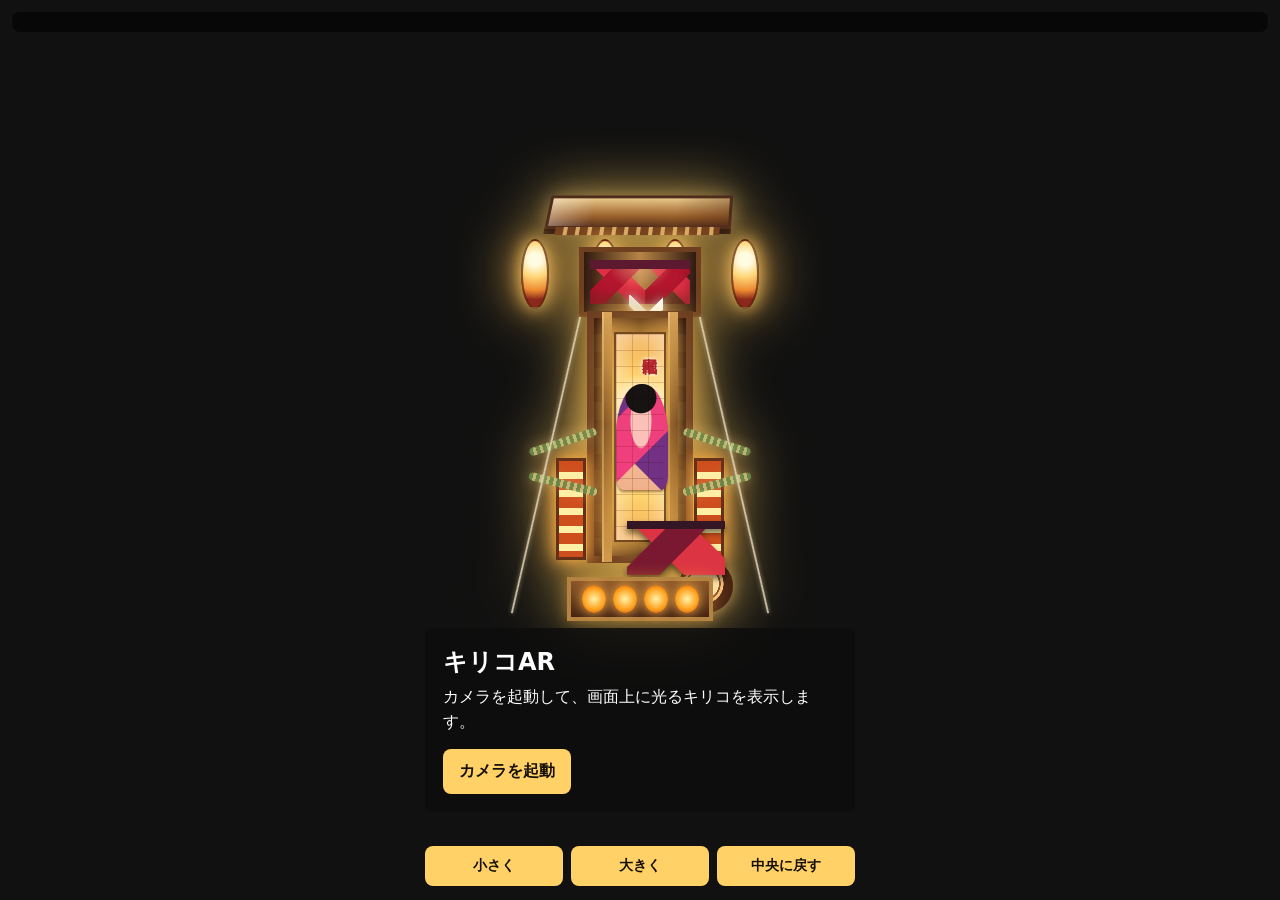
<file: index.html>
<!doctype html>
<html lang="ja">
  <head>
    <meta charset="utf-8" />
    <meta name="viewport" content="width=device-width, initial-scale=1, viewport-fit=cover" />
    <title>キリコAR</title>
    <link rel="stylesheet" href="./styles.css" />
  </head>
  <body>
    <main class="ar-shell">
      <video id="camera" class="camera" autoplay playsinline muted></video>

      <section class="kiriko-stage" aria-label="AR表示">
        <div id="kiriko" class="kiriko" role="img" aria-label="光るキリコ">
          <div class="halo"></div>
          <div class="roof">
            <span></span>
          </div>
          <div class="top-ornaments">
            <span></span><span></span><span></span><span></span>
          </div>
          <div class="upper-frame">
            <div class="curtain"></div>
            <div class="paper-streamers"></div>
          </div>
          <div class="body">
            <div class="wood left"></div>
            <div class="wood right"></div>
            <div class="paper">
              <div class="ink">七尾祇園</div>
              <div class="figure"></div>
              <div class="paper-grid"></div>
            </div>
            <div class="side-lights left"></div>
            <div class="side-lights right"></div>
            <div class="pine left"></div>
            <div class="pine right"></div>
          </div>
          <div class="front-stage">
            <div class="drum"></div>
            <div class="red-drape"></div>
          </div>
          <div class="base">
            <span></span><span></span><span></span><span></span>
          </div>
          <div class="ropes"></div>
        </div>
      </section>

      <section id="startPanel" class="panel">
        <h1>キリコAR</h1>
        <p>カメラを起動して、画面上に光るキリコを表示します。</p>
        <button id="startCamera" type="button">カメラを起動</button>
      </section>

      <section class="toolbar" aria-label="操作">
        <button id="smaller" type="button">小さく</button>
        <button id="larger" type="button">大きく</button>
        <button id="reset" type="button">中央に戻す</button>
      </section>

      <p id="message" class="message" aria-live="polite"></p>
    </main>

    <script src="./app.js"></script>
  </body>
</html>
</file>
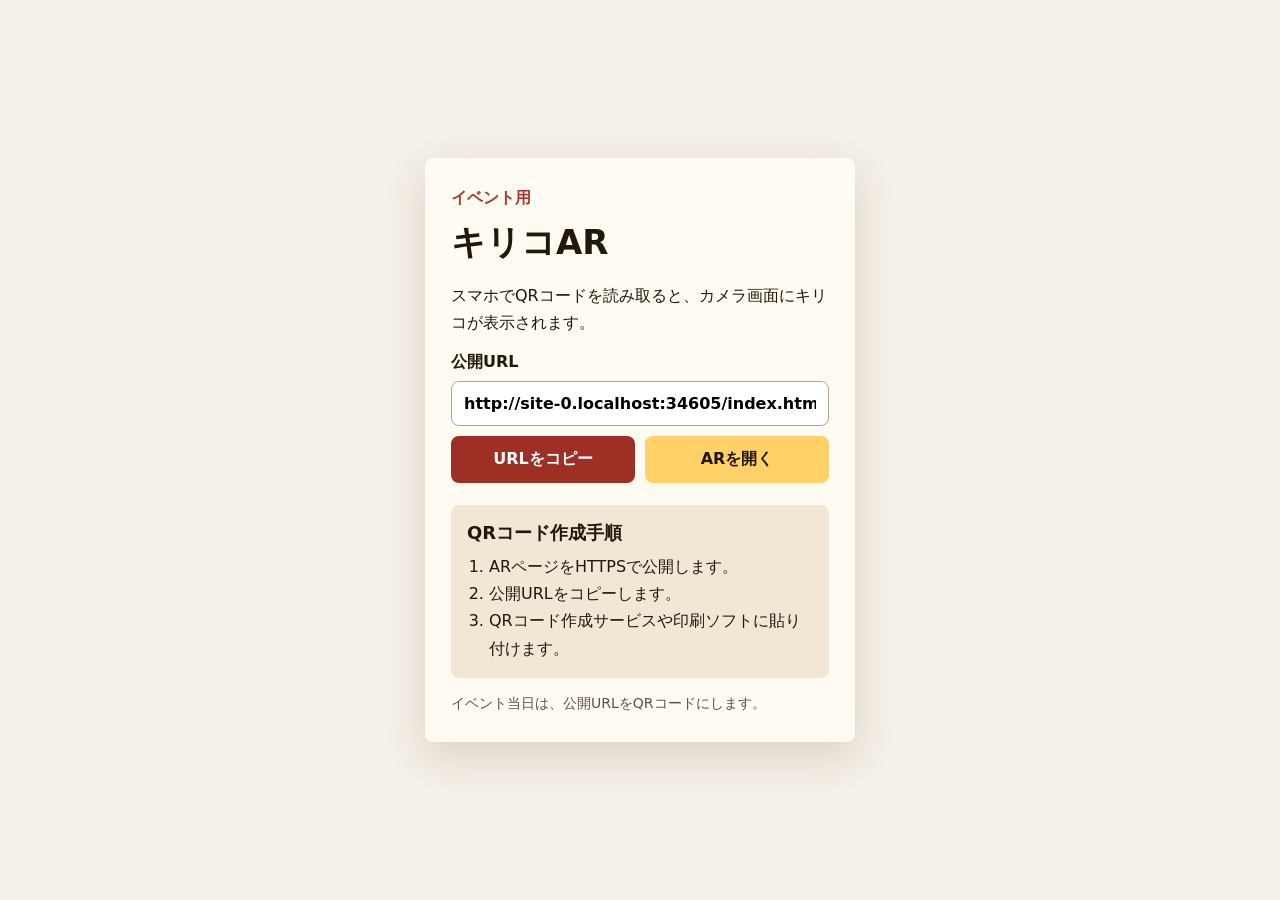
<file: qr.html>
<!doctype html>
<html lang="ja">
  <head>
    <meta charset="utf-8" />
    <meta name="viewport" content="width=device-width, initial-scale=1" />
    <title>キリコAR QR案内</title>
    <link rel="stylesheet" href="./qr.css" />
  </head>
  <body>
    <main>
      <section class="sheet">
        <p class="label">イベント用</p>
        <h1>キリコAR</h1>
        <p>スマホでQRコードを読み取ると、カメラ画面にキリコが表示されます。</p>

        <label>
          公開URL
          <input id="urlInput" type="url" placeholder="https://example.com/kiriko-ar/" />
        </label>

        <div class="actions">
          <button id="copyUrl" type="button">URLをコピー</button>
          <a id="openApp" href="./index.html">ARを開く</a>
        </div>

        <div class="qr-guide">
          <h2>QRコード作成手順</h2>
          <ol>
            <li>ARページをHTTPSで公開します。</li>
            <li>公開URLをコピーします。</li>
            <li>QRコード作成サービスや印刷ソフトに貼り付けます。</li>
          </ol>
        </div>

        <p id="status" class="note">イベント当日は、公開URLをQRコードにします。</p>
      </section>
    </main>

    <script src="./qr.js"></script>
  </body>
</html>
</file>
<file: styles.css>
:root {
  color-scheme: dark;
  font-family: system-ui, -apple-system, BlinkMacSystemFont, "Segoe UI", sans-serif;
  background: #050505;
  color: #fff;
}

* {
  box-sizing: border-box;
}

html,
body {
  margin: 0;
  min-height: 100%;
}

button {
  border: 0;
  border-radius: 8px;
  padding: 12px 16px;
  color: #151007;
  background: #ffd166;
  font: inherit;
  font-weight: 700;
}

.ar-shell {
  position: fixed;
  inset: 0;
  overflow: hidden;
  background:
    radial-gradient(circle at 50% 30%, rgba(255, 219, 140, 0.18), transparent 26%),
    #090909;
}

.camera {
  position: absolute;
  inset: 0;
  width: 100%;
  height: 100%;
  object-fit: cover;
  background: #111;
}

.kiriko-stage {
  position: absolute;
  inset: 0;
  display: grid;
  place-items: center;
  pointer-events: none;
}

.kiriko {
  --scale: 1;
  position: relative;
  width: 230px;
  height: 510px;
  transform: translate(var(--x, 0px), var(--y, 0px)) scale(var(--scale));
  filter: drop-shadow(0 0 28px rgba(255, 205, 93, 0.72));
  pointer-events: auto;
  touch-action: none;
}

.halo {
  position: absolute;
  left: 38px;
  top: 74px;
  width: 154px;
  height: 300px;
  border-radius: 40%;
  background: radial-gradient(circle, rgba(255, 219, 125, 0.32), rgba(255, 182, 71, 0.12) 48%, transparent 72%);
  filter: blur(8px);
}

.roof {
  position: absolute;
  left: 23px;
  top: 0;
  width: 184px;
  height: 34px;
  background:
    linear-gradient(90deg, rgba(255, 255, 255, 0.34), transparent 24% 70%, rgba(75, 35, 14, 0.34)),
    linear-gradient(#e8c789, #9b622d 65%, #5a321d);
  border: 3px solid #4d2c1c;
  box-shadow: 0 5px 0 #321b12, 0 0 20px rgba(255, 207, 123, 0.42);
  transform: perspective(220px) rotateX(10deg) skewX(-8deg);
}

.roof span {
  position: absolute;
  left: 8px;
  right: 8px;
  bottom: -9px;
  height: 8px;
  background: repeating-linear-gradient(90deg, #74411f 0 8px, #d5aa67 8px 12px);
}

.top-ornaments {
  position: absolute;
  top: 44px;
  left: -4px;
  right: -4px;
  display: flex;
  justify-content: space-between;
}

.top-ornaments span {
  width: 28px;
  height: 70px;
  border-radius: 50%;
  background:
    radial-gradient(circle at 50% 28%, #fffce1 0 13%, #ffd87b 35%, #ed8a31 63%, #8a291b 82%),
    linear-gradient(90deg, transparent 43%, rgba(97, 37, 17, 0.45) 44% 56%, transparent 57%);
  border: 2px solid rgba(95, 38, 16, 0.72);
  box-shadow: 0 0 18px #ffd166, 0 0 34px rgba(255, 149, 61, 0.54);
}

.upper-frame {
  position: absolute;
  top: 52px;
  left: 54px;
  width: 122px;
  height: 70px;
  border: 5px solid #6f401f;
  background: linear-gradient(90deg, #2f1a11, #b88445, #2f1a11);
}

.curtain {
  position: absolute;
  inset: 8px 6px auto;
  height: 44px;
  background:
    radial-gradient(ellipse at 50% -8px, rgba(255, 194, 143, 0.62), transparent 34px),
    linear-gradient(135deg, transparent 15px, #b3162e 0 50%, transparent 0),
    linear-gradient(225deg, transparent 15px, #df3045 0 50%, transparent 0);
  background-size: auto, 55px 44px, 55px 44px;
  border-top: 9px solid #5c1930;
  box-shadow: inset 0 -8px 12px rgba(73, 6, 20, 0.46);
}

.paper-streamers {
  position: absolute;
  left: 45px;
  top: 43px;
  width: 34px;
  height: 44px;
  background:
    linear-gradient(135deg, transparent 0 46%, #fff 47% 62%, transparent 63%),
    linear-gradient(45deg, transparent 0 42%, #e7e3d5 43% 58%, transparent 59%);
  filter: drop-shadow(0 0 5px rgba(255, 255, 255, 0.75));
}

.body {
  position: absolute;
  top: 116px;
  left: 62px;
  width: 106px;
  height: 252px;
  border: 7px solid #6c3e21;
  background:
    repeating-linear-gradient(0deg, rgba(255, 211, 132, 0.08) 0 18px, transparent 18px 34px),
    linear-gradient(90deg, #4c2b17, #bf8843 18%, #6b421f 50%, #bf8843 82%, #3b2115);
  box-shadow: inset 0 0 18px rgba(40, 14, 5, 0.82), 0 0 24px rgba(255, 191, 82, 0.4);
}

.wood {
  position: absolute;
  top: -6px;
  bottom: -6px;
  width: 10px;
  background: linear-gradient(#d9a45b, #5b321b 45%, #d09a4e);
  box-shadow: inset 2px 0 rgba(255, 220, 151, 0.4);
}

.wood.left {
  left: 8px;
}

.wood.right {
  right: 8px;
}

.paper {
  position: absolute;
  inset: 14px 20px;
  display: grid;
  place-items: center;
  background:
    radial-gradient(circle at 50% 32%, rgba(255, 255, 255, 0.95), transparent 18%),
    radial-gradient(circle, #fff6c9 0, #ffd66b 53%, #f1a13d 100%);
  border: 2px solid rgba(75, 42, 20, 0.74);
  box-shadow: inset 0 0 28px rgba(255, 255, 255, 0.75), 0 0 34px rgba(255, 195, 76, 0.9);
}

.paper-grid {
  position: absolute;
  inset: 0;
  background:
    linear-gradient(rgba(126, 63, 33, 0.22) 1px, transparent 1px),
    linear-gradient(90deg, rgba(126, 63, 33, 0.22) 1px, transparent 1px);
  background-size: 16px 16px;
  mix-blend-mode: multiply;
  pointer-events: none;
}

.ink {
  position: absolute;
  top: 13px;
  right: 5px;
  color: #b4262d;
  font-size: 15px;
  font-weight: 900;
  writing-mode: vertical-rl;
  text-shadow: 0 0 5px rgba(255, 255, 255, 0.7);
}

.figure {
  position: relative;
  width: 52px;
  height: 106px;
  border-radius: 48% 48% 14% 14%;
  background:
    radial-gradient(circle at 48% 13%, #171313 0 15px, transparent 16px),
    radial-gradient(ellipse at 48% 35%, rgba(255, 226, 201, 0.8) 0 10px, transparent 11px),
    linear-gradient(135deg, transparent 0 22%, #ef3f7d 23% 62%, transparent 63%),
    linear-gradient(45deg, transparent 0 28%, #723184 29% 72%, transparent 73%),
    linear-gradient(#f5d2a7, #f0b08c);
  filter: drop-shadow(0 2px 1px rgba(64, 22, 18, 0.45));
}

.side-lights {
  position: absolute;
  bottom: -4px;
  width: 30px;
  height: 102px;
  background:
    repeating-linear-gradient(#ce4f1d 0 11px, #fff0a6 11px 18px),
    linear-gradient(90deg, rgba(62, 24, 13, 0.35), transparent 40%, rgba(62, 24, 13, 0.35));
  border: 3px solid #633018;
  box-shadow: 0 0 16px #ffb74a, 0 0 30px rgba(255, 150, 62, 0.62);
}

.side-lights.left {
  left: -38px;
}

.side-lights.right {
  right: -38px;
}

.pine {
  position: absolute;
  top: 94px;
  width: 68px;
  height: 126px;
  opacity: 0.9;
  filter: drop-shadow(0 0 7px rgba(255, 232, 155, 0.38));
}

.pine::before,
.pine::after {
  content: "";
  position: absolute;
  width: 70px;
  height: 8px;
  border-radius: 999px;
  background: repeating-linear-gradient(90deg, #728d4d 0 4px, #c8c379 4px 7px);
}

.pine::before {
  top: 26px;
  transform: rotate(-18deg);
}

.pine::after {
  top: 68px;
  transform: rotate(14deg);
}

.pine.left {
  left: -66px;
}

.pine.right {
  right: -66px;
  transform: scaleX(-1);
}

.front-stage {
  position: absolute;
  top: 308px;
  left: 102px;
  width: 112px;
  height: 118px;
}

.drum {
  position: absolute;
  right: 6px;
  bottom: 8px;
  width: 54px;
  height: 54px;
  border-radius: 50%;
  background:
    radial-gradient(circle at 45% 45%, #ffe7b3 0 42%, #8b4b22 43% 47%, #f2c17d 48% 55%, #4c2615 56%);
  border: 4px solid #4a2514;
  box-shadow: 0 0 14px rgba(255, 207, 122, 0.54);
}

.red-drape {
  position: absolute;
  left: 0;
  top: 18px;
  width: 98px;
  height: 54px;
  background:
    linear-gradient(135deg, transparent 0 26%, #791830 27% 54%, transparent 55%),
    linear-gradient(225deg, transparent 0 20%, #dc3443 21% 60%, transparent 61%);
  border-top: 8px solid #341625;
  filter: drop-shadow(0 4px 3px rgba(0, 0, 0, 0.55));
}

.base {
  position: absolute;
  top: 382px;
  left: 42px;
  width: 146px;
  height: 44px;
  display: flex;
  gap: 7px;
  justify-content: center;
  align-items: center;
  background: linear-gradient(#8c5628, #452313);
  border: 4px solid #b48241;
  box-shadow: 0 0 16px rgba(255, 180, 72, 0.4);
}

.base span {
  width: 24px;
  height: 28px;
  border-radius: 50%;
  background: radial-gradient(circle, #fff2a7, #ff9f1c 58%, #a63d1d);
  box-shadow: 0 0 12px #ffb84d;
}

.ropes::before,
.ropes::after {
  content: "";
  position: absolute;
  top: 118px;
  width: 2px;
  height: 304px;
  background: rgba(235, 219, 184, 0.82);
  box-shadow: 0 0 4px rgba(255, 245, 212, 0.5);
}

.ropes::before {
  left: 20px;
  transform: rotate(13deg);
}

.ropes::after {
  right: 20px;
  transform: rotate(-13deg);
}

.panel {
  position: absolute;
  left: 16px;
  right: 16px;
  bottom: calc(88px + env(safe-area-inset-bottom));
  padding: 18px;
  border-radius: 8px;
  background: rgba(14, 14, 14, 0.84);
  backdrop-filter: blur(12px);
}

.panel h1 {
  margin: 0 0 6px;
  font-size: 24px;
}

.panel p {
  margin: 0 0 14px;
  line-height: 1.6;
}

.toolbar {
  position: absolute;
  left: 10px;
  right: 10px;
  bottom: calc(14px + env(safe-area-inset-bottom));
  display: grid;
  grid-template-columns: repeat(3, 1fr);
  gap: 8px;
}

.toolbar button {
  min-width: 0;
  padding: 11px 8px;
  font-size: 14px;
}

.message {
  position: absolute;
  left: 12px;
  right: 12px;
  top: calc(12px + env(safe-area-inset-top));
  margin: 0;
  padding: 10px 12px;
  border-radius: 8px;
  background: rgba(0, 0, 0, 0.6);
  font-size: 14px;
  line-height: 1.5;
}

.is-running .panel {
  display: none;
}

@media (min-width: 720px) {
  .panel {
    left: 50%;
    right: auto;
    width: 430px;
    transform: translateX(-50%);
  }

  .toolbar {
    left: 50%;
    right: auto;
    width: 430px;
    transform: translateX(-50%);
  }
}
</file>
<file: qr.css>
:root {
  font-family: system-ui, -apple-system, BlinkMacSystemFont, "Segoe UI", sans-serif;
  color: #21180d;
  background: #f5f0e8;
}

* {
  box-sizing: border-box;
}

body {
  margin: 0;
}

main {
  min-height: 100vh;
  display: grid;
  place-items: center;
  padding: 24px;
}

.sheet {
  width: min(100%, 430px);
  padding: 26px;
  border-radius: 8px;
  background: #fffaf2;
  box-shadow: 0 14px 40px rgba(80, 54, 22, 0.16);
}

.label {
  margin: 0 0 8px;
  font-weight: 800;
  color: #a43b2d;
}

h1 {
  margin: 0 0 12px;
  font-size: 34px;
}

p {
  line-height: 1.7;
}

label {
  display: grid;
  gap: 8px;
  font-weight: 700;
}

input,
button,
a {
  width: 100%;
  border-radius: 8px;
  font: inherit;
}

input {
  border: 1px solid #b5a691;
  padding: 12px;
}

button {
  border: 0;
  padding: 13px;
  color: #fff;
  background: #9d2f24;
  font-weight: 800;
}

.actions {
  display: grid;
  grid-template-columns: 1fr 1fr;
  gap: 10px;
  margin-top: 10px;
}

a {
  display: grid;
  place-items: center;
  padding: 13px;
  color: #21180d;
  background: #ffd166;
  font-weight: 800;
  text-decoration: none;
}

.qr-guide {
  margin-top: 22px;
  padding: 16px;
  border-radius: 8px;
  background: #f2e6d5;
}

.qr-guide h2 {
  margin: 0 0 8px;
  font-size: 18px;
}

.qr-guide ol {
  margin: 0;
  padding-left: 22px;
  line-height: 1.7;
}

.note {
  margin-bottom: 0;
  font-size: 14px;
  color: #5e5245;
}
</file>
